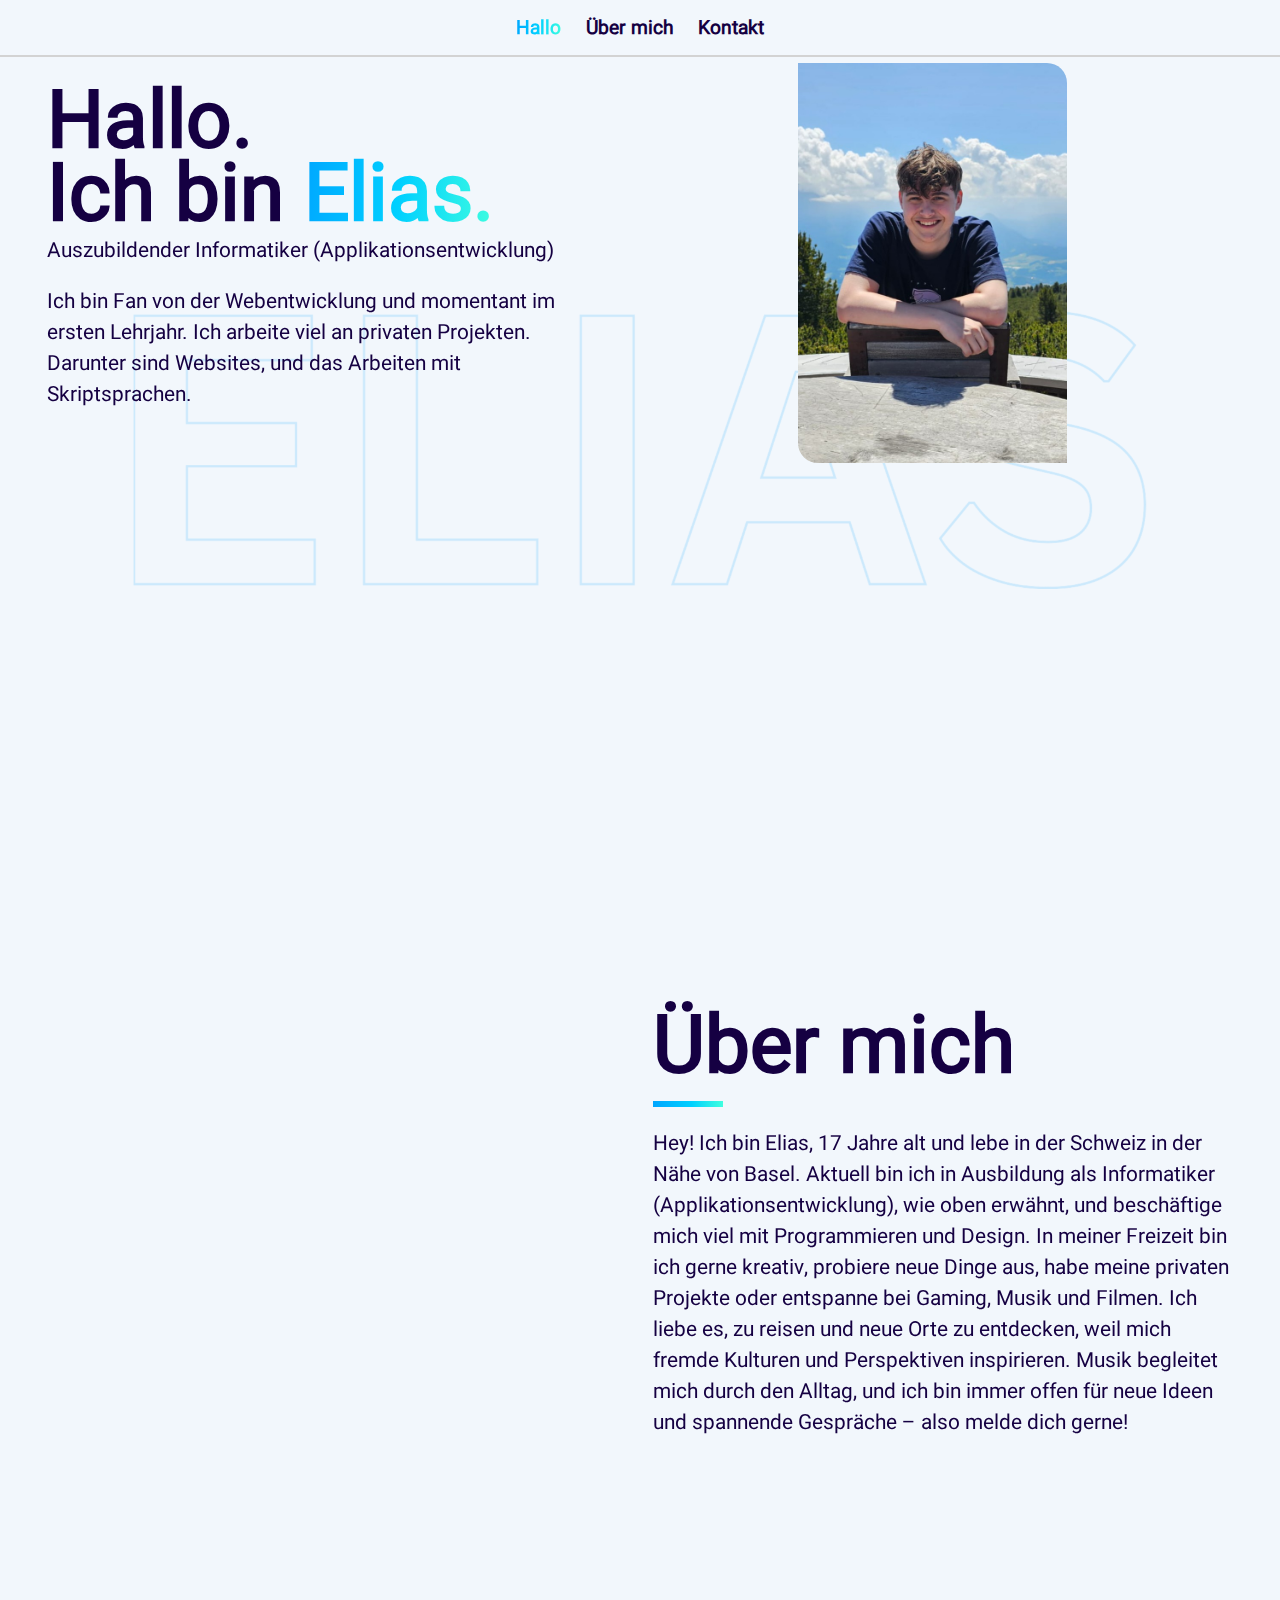
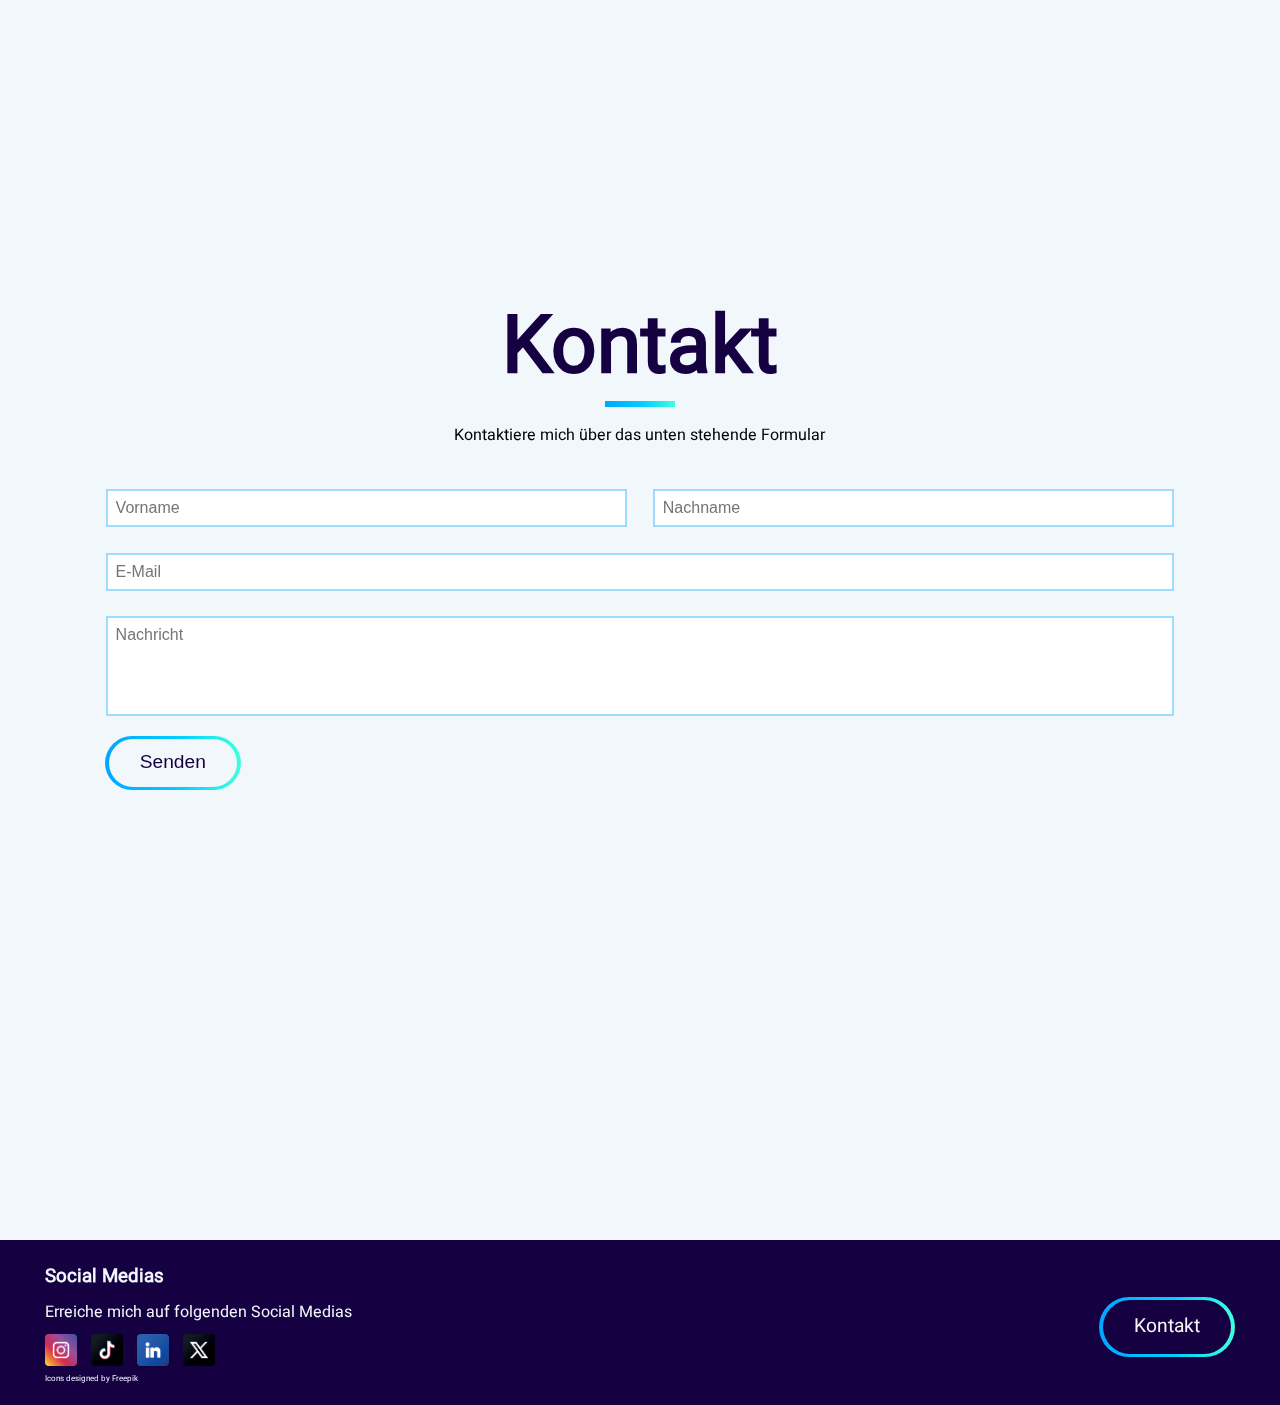
<file: index.html>
<!DOCTYPE html>
<html lang="de">
<head>
    <title>Portfolio Elias Felder</title>
    <meta charset="UTF-8">
    <meta name="viewport" content="width=device-width, initial-scale=1.0">
    <meta name="description" content="Portfolio Website von Elias Felder">
    <meta name="author" content="Elias Felder">
    <link rel="stylesheet" href="src/css/styles.css">
    <link rel="icon" type="image/vnd.icon" href="src/img/favicon.ico">
</head>
<body>

    <div class="sticky-elias">
        <img class="name-background" src="src/img/elias_background.png" alt="Elias Hintergrund">
    </div>

    <!-- NAVIGATIONSLEISTE -->
    <nav id="header-nav">
        <div class="container" id="desktop-nav">
            <div class="row">
                <div class="col-6">
                    <ul>
                        <li><a href="#einleitung" class="active hover-effect">Hallo</a></li>
                        <li><a href="#about" class="hover-effect">Über mich</a></li>
                        <li><a href="#kontakt" class="hover-effect">Kontakt</a></li>
                    </ul>
                </div>
            </div>
        </div>
    </nav>

    <!-- HEADER: Einleitung -->
    <header id="einleitung" class="scroll-section">
        <div class="container">
            <div class="row">
                <div class="col-3">
                    <section class="einleitung-bereich">
                        <div class="einleitung-title">
                            <h1>Hallo.</h1>
                            <h1>Ich bin </h1><h1 class="name">Elias.</h1>
                        </div>
                        <div class="einleitung-text">
                            <p class="einleitung-text-header">Auszubildender Informatiker (Applikationsentwicklung)</p>
                            <p class="einleitung-text-content">Ich bin Fan von der Webentwicklung und momentant im ersten Lehrjahr. Ich arbeite viel an privaten Projekten. Darunter sind Websites, und das Arbeiten mit Skriptsprachen.</p>
                        </div>
                    </section>
                </div>
                <div class="col-3">
                    <div class="einleitung-bild">
                        <img class="portrait" src="src/img/bild_elias.jpg" alt="Bild von Elias">
                    </div>
                </div>
            </div>
        </div>
    </header>

    <!-- SECTION: Über mich -->
    <section id="about" class="scroll-section">
        <div class="container">
            <div class="col-3"></div>
            <div class="row">
                <div class="col-3">
                    <article class="about-bereich">
                        <header class="about-title">
                            <h1>Über mich</h1>
                        </header>
                        <div class="left-line"></div>
                        <div class="about-text">
                            <p class="about-text-content">
                                Hey! Ich bin Elias, 17 Jahre alt und lebe in der Schweiz in der Nähe von Basel.
                                Aktuell bin ich in Ausbildung als Informatiker (Applikationsentwicklung), wie oben erwähnt,
                                und beschäftige mich viel mit Programmieren und Design. In meiner Freizeit bin ich gerne kreativ,
                                probiere neue Dinge aus, habe meine privaten Projekte oder entspanne bei Gaming, Musik und Filmen.
                                Ich liebe es, zu reisen und neue Orte zu entdecken, weil mich fremde Kulturen und Perspektiven inspirieren.
                                Musik begleitet mich durch den Alltag, und ich bin immer offen für neue Ideen und spannende Gespräche –
                                also melde dich gerne!
                            </p>
                        </div>
                    </article>
                </div>
            </div>
        </div>
    </section>

    <!-- SECTION: Kontakt -->
    <section id="kontakt" class="scroll-section">
        <div class="container">
            <div class="row">
                <div class="col-6">
                    <header class="intro-container">
                        <h1>Kontakt</h1>
                        <div class="middle-line"></div>
                        <p>Kontaktiere mich über das unten stehende Formular</p>
                    </header>
                </div>
            </div>
            <form action="https://formspree.io/f/xblgadzv" method="POST" id="contact-form">
                <div class="row">
                    <div class="col-3">
                        <label for="Vorname">Vorname</label>
                        <input type="text" id="Vorname" name="Vorname" placeholder="Vorname" required />
                    </div>
                    <div class="col-3">
                        <label for="Nachname">Nachname</label>
                        <input type="text" id="Nachname" name="Nachname" placeholder="Nachname" required />
                    </div>
                </div>
                <div class="row">
                    <div class="col-6">
                        <label for="E-Mail">Email</label>
                        <input type="email" id="E-Mail" name="E-Mail" placeholder="E-Mail" required />
                    </div>
                </div>
                <div class="row">
                    <div class="col-6">
                        <label for="Nachricht">Nachricht</label>
                        <textarea style="resize: none; overflow: auto" id="Nachricht" name="Nachricht" placeholder="Nachricht" cols="30" rows="10" required></textarea>
                    </div>
                </div>
                <div class="row">
                    <div class="col-6 div-email-button">
                        <button class="email-button" type="submit">
                            <span style="background: transparent; margin-left: 0" class="div-email-button">Senden</span>
                        </button>
                    </div>
                </div>
            </form>
        </div>
    </section>

    <!-- FOOTER -->
    <footer id="footer">
        <div class="container">
            <div class="row">
                <div class="col-3">
                    <div class="socials">
                        <h3>Social Medias</h3>
                        <p>Erreiche mich auf folgenden Social Medias</p>
                    </div>
                    <div class="socials-icons">
                        <div class="icon-insta">
                            <a href="https://instagram.com/xyzelias" target="_blank"><img src="src/img/icon_insta.png" alt="Instagram Icon"></a>
                        </div>
                        <div class="icon-tiktok">
                            <a href="https://www.tiktok.com/@xyzelias" target="_blank"><img src="src/img/icon_tiktok.png" alt="TikTok Icon"></a>
                        </div>
                        <div class="icon-linkedin">
                            <a href="https://www.linkedin.com/in/elias-felder-4a1562329/" target="_blank"><img src="src/img/icon_linkedin.png" alt="LinkedIn Icon"></a>
                        </div>
                        <div class="icon-x">
                            <a href="https://x.com/XyzEliass?s=08" target="_blank"><img src="src/img/icon_x.png" alt="X Icon"></a>
                        </div>
                        <p class="attribution">Icons designed by Freepik</p>
                    </div>
                </div>
                <div class="col-3">
                    <div class="footer-button">
                        <div class="div-kontakt-button">
                            <a href="#kontakt" class="kontakt-button"><span style="background: transparent; margin-left: 0" class="div-kontakt-button">Kontakt</span></a>
                        </div>
                    </div>
                </div>
            </div>
        </div>
    </footer>
    <script src="src/js/main.js"></script>
</body>
</html>
</file>
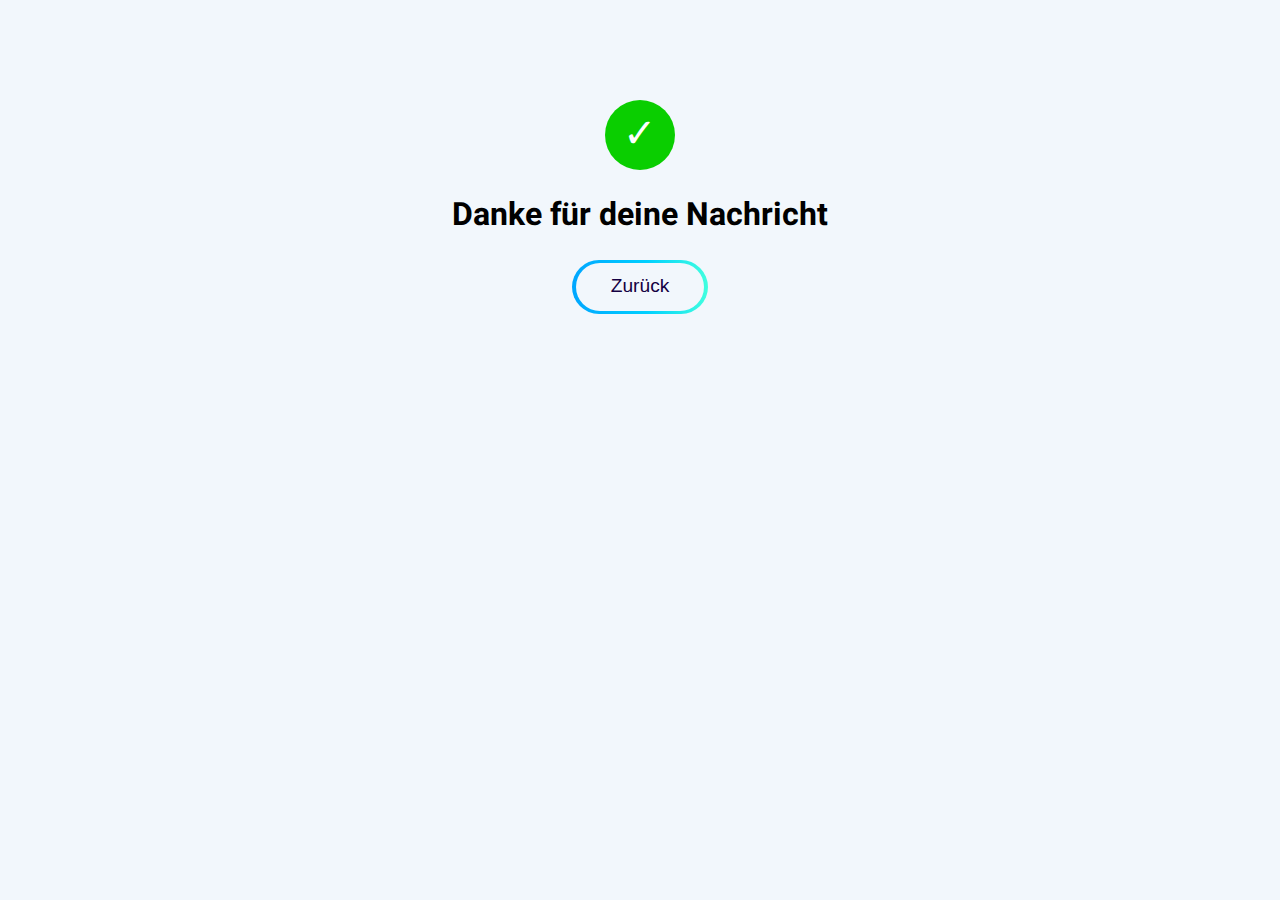
<file: submit.html>
<!DOCTYPE html>
<html lang="de">
<head>
    <meta charset="UTF-8">
    <meta name="viewport" content="width=device-width, initial-scale=1.0">
    <link rel="stylesheet" href="src/css/styles.css">
    <link rel="preconnect" href="https://fonts.googleapis.com">
    <link rel="preconnect" href="https://fonts.gstatic.com" crossorigin>
    <link href="https://fonts.googleapis.com/css2?family=Heebo:wght@100..900&display=swap" rel="stylesheet">
    <link rel="icon" type="image/vnd.icon" href="src/img/favicon.ico">
    <title>Portfolio Elias Felder</title>
</head>
<body>
    <div id="submit-message">
        <div class="haken"><p>✓</p></div>
        <h1>Danke für deine Nachricht</h1>
        <div class="div-back-button">
            <button class="back-button" onclick="location.href='index.html'"><span style="background: transparent; margin-left: 0" class="div-back-button">Zurück</span></button>
        </div>
    </div>
</body>
</html>
</file>
<file: src/css/styles.css>
/* === VARIABLEN === */

:root {
    --main-bg-color: #f2f7fc;
    --primary-color: #150042;
    --accent-color: #00a6ff;
    --accent-color-2: #00d0ff;
    --accent-color-3: #40ffdf;
    --font-size-base: 16px;
    --font-size-lg: 5rem;
    --font-size-md: 1.3rem;
    --font-size-sm: 1rem;
    --border-color: #3abaff81;
    --button-border-radius: 50px;
    --button-padding: 9px 45px 6px;
    --button-font-size: 1.2em;
    --button-width: 128px;
    --line-height: 6px;
    --line-width: 70px;
    --line-margin-top: -5px;
    --section-padding: 20px;
    --section-margin-top: 10rem;
}

/* === FONT ===*/

@font-face {
    font-family: 'Heebo';
    src: url('../font/Heebo-Regular.ttf') format('truetype');
    font-weight: 400;
    font-style: normal;
}

/* === GLOBAL === */

html {
    font-size: var(--font-size-base);
}

body {
    margin: 0;
    font-family: "Heebo", sans-serif;
    background-color: var(--main-bg-color);
}

::selection {
    background: var(--primary-color);
    color: #ffffff;
    text-shadow: none;
}

* {
    box-sizing: border-box;
}

/* === GRID-SYSTEM === */

.container {
    width: 95%;
    margin-left: auto;
    margin-right: auto;
}

.row::after {
    content: "";
    clear: both;
    display: block;
}

[class*="col-"] {
    float: left;
    min-height: 1px;
    padding: 0.8rem;
}

.col-1 { width: 16.666%; }
.col-2 { width: 33.333%; }
.col-3 { width: 50%;     }
.col-4 { width: 66.666%; }
.col-6 { width: 100%;    }

@media (max-width: 1024px) {

    .col-1 { width: 33.333%; }

}

@media (max-width: 768px) {

    .col-1 { width: 50%; }
    .col-2 { width: 100%; }
    .col-3 { width: 100%; }
    .col-4 { width: 100%; }

}

@media (max-width: 480px) {

    .col-1 { width: 100%; }
    .col-2 { width: 100%; }
    .col-3 { width: 100%; }
    .col-4 { width: 100%; }
    
}

/*=== GENERELLES === */

.middle-line {
    background-image: linear-gradient(to right, var(--accent-color), var(--accent-color-2) 55%, var(--accent-color-3));
    width: var(--line-width);
    height: var(--line-height);
    margin-top: var(--line-margin-top);
    margin-left: auto;
    margin-right: auto;
}

.left-line {
    background-image: linear-gradient(to right, var(--accent-color), var(--accent-color-2) 55%, var(--accent-color-3));
    width: var(--line-width);
    height: var(--line-height);
    margin-top: var(--line-margin-top);
    margin-left: 0;
}

.active {
    background-image: linear-gradient(97deg, var(--accent-color), var(--accent-color-2) 50%, var(--accent-color-3));
    background-clip: text;
    -webkit-text-fill-color: transparent;
}

section, header#einleitung {
    height: 100vh;
}

.email-button {
    background: var(--main-bg-color);
    color: var(--primary-color);
    border-radius: var(--button-border-radius);
    padding: var(--button-padding);
    font-size: var(--button-font-size);
    transition: all .2s;
    width: var(--button-width);
    border: none;
    display: flex;
    align-items: center;
    justify-content: center;
    text-align: center;
}

.div-email-button {
    background-image: linear-gradient(to right, var(--accent-color), var(--accent-color-2) 55%, var(--accent-color-3));
    border-radius: var(--button-border-radius);
    padding: 3px;
    display: flex;
    align-items: center;
    justify-content: center;
    width: 136px;
    margin-bottom: 5px;
    margin-left: 12px;
}

.email-button:hover {
    background-color: transparent;
}

.back-button {
    background: var(--main-bg-color);
    color: var(--primary-color);
    border-radius: var(--button-border-radius);
    padding: var(--button-padding);
    font-size: var(--button-font-size);
    transition: all .2s;
    width: var(--button-width);
    border: none;
    display: flex;
    align-items: center;
    justify-content: center;
    text-align: center;
}

.div-back-button {
    background-image: linear-gradient(to right, var(--accent-color), var(--accent-color-2) 55%, var(--accent-color-3));
    border-radius: var(--button-border-radius);
    padding: 3px;
    display: flex;
    align-items: center;
    justify-content: center;
    width: 136px;
    margin-bottom: 5px;
    margin-right: auto;
    margin-left: auto;
}

.back-button:hover {
    background-color: transparent;
}

.kontakt-button {
    background: var(--primary-color);
    color: #f6f6f6;
    border-radius: var(--button-border-radius);
    padding: var(--button-padding);
    font-size: var(--button-font-size);
    transition: all .2s;
    width: var(--button-width);
    border: none;
    display: flex;
    align-items: center;
    justify-content: center;
    text-align: center;
    text-decoration: none;
}

.div-kontakt-button {
    background-image: linear-gradient(to right, var(--accent-color), var(--accent-color-2) 55%, var(--accent-color-3));
    border-radius: var(--button-border-radius);
    padding: 3px;
    display: flex;
    align-items: center;
    justify-content: center;
    width: 136px;
    margin-bottom: 5px;
}

.kontakt-button:hover {
    background-color: transparent;
    color: var(--primary-color);
}

.sticky-elias {
    z-index: -10;
    opacity: .2;
    flex-direction: column;
    justify-content: center;
    align-items: center;
    display: flex;
    position: fixed;
    inset: 26% 0%;
}

.name-background {
    z-index: -2;
    text-align: center;
    position: static;
    inset: 32% 0% 0%;
    width: 100%;
}

/* === NAVIGATIONSLEISTE === */

#header-nav .col-6 {
    padding: 0;
}

#header-nav .container {
    width: 100%;
}

#header-nav {
    width: 100%;
    height: 50px;
    position: sticky;
    font-weight: bold;
    font-size: 1.2rem;
    top: 0;
    background-color: var(--main-bg-color);
    z-index: 1000;
}

#header-nav ul {
    margin: 0;
    padding: 0;
    text-align: center;
    height: 100%;
    border-bottom: lightgray 2px solid;
    padding-bottom: 55px;
    background-color: var(--main-bg-color);
}

#header-nav ul > li {
    display: inline-block;
    height: 100%;
    padding: 0 0.6rem 0 0.6rem
}

#header-nav ul > li > a {
    margin-top: 0.85rem;
    display: inline-block;
}

#header-nav ul > li > a:link {
    color: var(--primary-color);
    text-decoration: none;
}

#header-nav ul > li > a:visited {
    color: var(--primary-color);
    text-decoration: none;
}

#header-nav ul > li > a.hover-active {
    background-image: linear-gradient(97deg, var(--accent-color), var(--accent-color-2) 50%, var(--accent-color-3));
    background-clip: text;
    -webkit-text-fill-color: transparent;
    text-decoration: none;
}

#header-nav ul > li > a:active {
    color: var(--primary-color);
    text-decoration: none;
}

#header-nav .col-6 {
    padding-top: 0;
    padding-bottom: 0;
}

#header-nav .container,
#header-nav .row,
#header-nav .col-6 {
    height: 100%;
}

#header-nav .hr-nav {
    width: 100%;
    margin-top: 0;
}

/* === EINLEITUNG === */

#einleitung .einleitung-bild .portrait {
    height: 400px;
    width: auto;
    border-radius: 0 20px 0 20px; /* Abgerundete Ecken */
    margin-left: 25%;
    display: block;
    margin-right: 0
}

#einleitung {
    margin-top: var(--section-margin-top);
    display: inline;
}

#einleitung .einleitung-bereich {
    width: 500px;
    margin-right: 5rem;
    margin-left: auto;
    text-align: left;
}

#einleitung .einleitung-title h1 {
    font-size: var(--font-size-lg);
    font-weight: bold;
    margin-top: 0;
    margin-bottom: 0;
    color: var(--primary-color);
}

#einleitung .einleitung-title h1:nth-of-type(2) {
    display: inline;
    top: -45px;
    position: relative;
}

#einleitung .einleitung-title h1:nth-of-type(3) {
    display: inline;
    top: -45px;
    position: relative;
}

#einleitung .einleitung-text {
    font-size: var(--font-size-md);
    width: 110%;
    top: -85px;
    position: relative;
    color: var(--primary-color);
    font-weight: 400;
}

#einleitung .einleitung-text > .einleitung-text-header {
    font-weight: 500;
}

#einleitung .einleitung-bild {
    text-align: right;
}

#einleitung .name {
    display: inline-block;
    background-image: linear-gradient(97deg, var(--accent-color), var(--accent-color-2) 50%, var(--accent-color-3));
    background-clip: text;
    -webkit-text-fill-color: transparent;
}

@media (max-width: 920px) {
    #einleitung .einleitung-bild .portrait {
        height: 300px;
        width: auto;
        margin-left: 45%;
        margin-top: 30px;
    }
}

@media (max-width: 768px) {
    #einleitung .einleitung-bereich {
        margin-right: auto;
        margin-left: auto;
    }

    #einleitung .einleitung-bild {
        width: 80%;
        margin-left: auto;
        margin-right: auto;
    }

    #einleitung .einleitung-bild .portrait {
        display: block;
        margin-left: auto;
        margin-right: auto;
        margin-top: -300px;
        height: 500px;
    }

    #einleitung {
        margin-top: 80px;
    }
}

@media (max-width: 575px) {
    #einleitung .einleitung-title h1 {
        font-size: 4rem;
    }

    #einleitung .einleitung-title h1:nth-of-type(2) {
        top: -40px;
    }

    #einleitung .einleitung-title h1:nth-of-type(3) {
        top: -40px;
    }

    #einleitung .einleitung-text {
        font-size: 1rem;
        top: -76px;
    }

    #einleitung .einleitung-bereich {
        width: 80%;
    }

    #einleitung .einleitung-title {
        width: 110%;
    }

    #einleitung .einleitung-bild .portrait {
        height: 400px;
        margin-top: -450px;
    }
}

@media (max-width: 468px) {
    #einleitung .einleitung-title h1 {
        font-size: 3.2rem;
    }

    #einleitung .einleitung-title h1:nth-of-type(2) {
        top: -30px;
    }

    #einleitung .einleitung-title h1:nth-of-type(3) {
        top: -30px;
    }

    #einleitung .einleitung-text {
        top: -60px;
    }
}

@media (max-width: 376px) {
    #einleitung .einleitung-title h1 {
        font-size: 2.2rem;
    }

    #einleitung .einleitung-title h1:nth-of-type(2) {
        top: -20px;
    }

    #einleitung .einleitung-title h1:nth-of-type(3) {
        top: -20px;
    }

    #einleitung .einleitung-text {
        top: -45px;
    }

    #einleitung .einleitung-bild .portrait {
        height: 300px;
    }
}

/* === ABOUT BEREICH === */

#about h1 {
    font-size: var(--font-size-lg);
    font-weight: bold;
    margin-top: 0;
    margin-bottom: 0;
    color: var(--primary-color);
}

#about .about-text {
    font-size: var(--font-size-md);
    width: 100%;
    color: var(--primary-color);
    font-weight: 400;
}

@media (max-width: 827px) {
    #about h1 {
        width: 110%;
    }
}

@media (max-width: 768px) {
    #about h1 {
        text-align: center;
        width: 100%;
    }

    #about {
        margin-top: 300px;
    }

    #about article.about-bereich {
        margin-right: auto;
        margin-left: auto;
        text-align: justify;
        hyphens: auto;
    }

    #about .left-line {
        margin-left: auto;
        margin-right: auto;
    }
}

@media (max-width: 575px) {
    #about h1 {
        font-size: 4rem;
    }

    #about .about-text {
        font-size: var(--font-size-sm);
    }

    #about article.about-bereich {
        width: 80%;
    }
}

@media (max-width: 468px) {
    #about h1 {
        font-size: 3.2rem;
    }
}

@media (max-width: 376px) {
    #about h1 {
        font-size: 2.2rem;
    }
}

/* === KONTAKT-BEREICH === */

#kontakt label {
    display: none;
}

#kontakt .intro-container {
    text-align: center;
}

#kontakt h1 {
    font-size: var(--font-size-lg);
    font-weight: bold;
    margin-top: 0;
    margin-bottom: 0;
    color: var(--primary-color);
}

#kontakt input,
#kontakt textarea {
    width: 100%;
    border: 2px solid var(--border-color);
    padding: 0.5rem;
    font-size: var(--font-size-sm);
    font-family: "Raleway", "Lato", "Helvetica Neue", "Arial", sans-serif;
    color: #3D3F45;
    transition: border 0.5s ease-in-out;
}

#kontakt textarea {
    height: 100px;
}

#kontakt {
    width: 80%;
    margin-left: auto;
    margin-right: auto;
    margin-bottom: 4rem;
}

@media (max-width: 575px) {
    #kontakt h1 {
        font-size: 4rem;
    }
}

@media (max-width: 468px) {
    #kontakt h1 {
        font-size: 3.2rem;
    }
}

@media (max-width: 376px) {
    #kontakt h1 {
        font-size: 2.2rem;
    }
}

@media (max-width: 1366px) {

    #kontakt {
        width: 90%;
    }
    
}

@media (max-width: 1024px) {

    #kontakt {
        width: 100%;
    }
    
}

@media (max-width: 768px) {
    #kontakt button {
        width: 100%;
    }
}

/* === FOOTER-BEREICH === */

#footer {
    background-color: var(--primary-color);
    color: var(--main-bg-color);
}

#footer .socials h3, #footer .socials p {
    margin-bottom: 0;
    margin-top: 10px;
}

#footer .socials-icons a img {
    width: 32px;
    height: auto;
}

#footer .socials-icons div {
    display: inline-block;
    margin-right: 10px;
    margin-top: 10px;
}

#footer .attribution {
    font-size: 8px;
    margin-top: 0;
}

#footer .footer-button {
    display: flex;
    justify-content: flex-end;
    margin-top: 45px;
}

@media (max-width: 768px) {
    #footer .footer-button {
        justify-content: center;
        align-items: center;
    }

    #footer {
        text-align: center;
    }
}

/* === SUBMIT SITE === */

#submit-message {
    margin-left: auto;
    margin-right: auto;
    display: block;
    text-align: center;
    margin-top: 100px;
}

#submit-message .haken {
    background-color: rgb(10, 206, 0);
    border-radius: 9999px;
    color: white;
    display: block;
    text-align: center;
    margin-left: auto;
    margin-right: auto;
    width: 70px;
    height: 70px;
    font-size: 40px;
    margin-top: 20px;
}

#submit-message .haken p {
    margin-top: 5px;
    display: inline-block;
}

#submit-message a {
    text-decoration: none;
    color: #000000;
}
</file>
